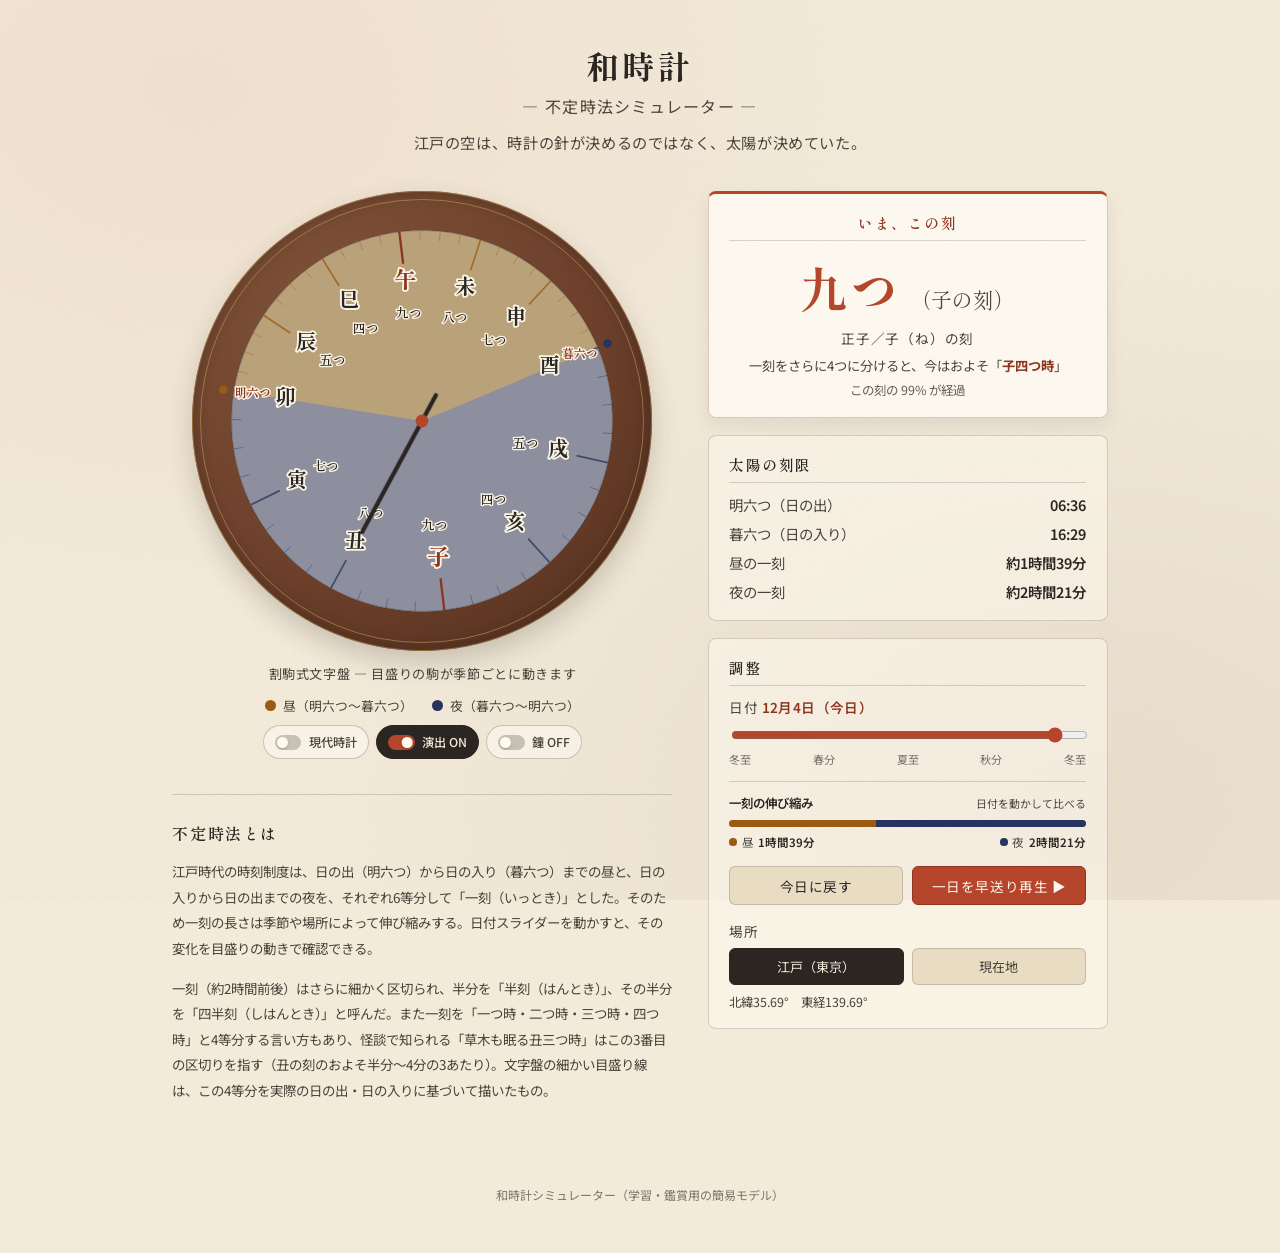
<file: index.html>
<!DOCTYPE html>
<html lang="ja">
<head>
<meta charset="UTF-8">
<meta name="viewport" content="width=device-width, initial-scale=1.0">
<title>和時計 ― 不定時法シミュレーター</title>
<link rel="icon" href="data:image/svg+xml,%3Csvg xmlns='http://www.w3.org/2000/svg' viewBox='0 0 100 100'%3E%3Ccircle cx='50' cy='50' r='46' fill='%236b3f2a'/%3E%3Ccircle cx='50' cy='50' r='36' fill='%23f3ead9'/%3E%3Cline x1='50' y1='50' x2='50' y2='20' stroke='%232b2622' stroke-width='4' stroke-linecap='round'/%3E%3Cline x1='50' y1='50' x2='68' y2='58' stroke='%232b2622' stroke-width='4' stroke-linecap='round'/%3E%3C/svg%3E">
<link rel="stylesheet" href="style.css?v=20260819-11">
<link rel="preconnect" href="https://fonts.googleapis.com">
<link rel="preconnect" href="https://fonts.gstatic.com" crossorigin>
<link href="https://fonts.googleapis.com/css2?family=Noto+Sans+JP:wght@400;500;600;700&family=Shippori+Mincho:wght@400;600;700;800&family=Zen+Old+Mincho:wght@400;600&display=swap" rel="stylesheet">
</head>
<body>
<div class="washi-bg"></div>
<div id="animationLayer" class="animation-layer" aria-hidden="true"></div>

<header class="site-header">
  <h1>和時計 <span class="sub">― 不定時法シミュレーター ―</span></h1>
  <p class="lead">江戸の空は、時計の針が決めるのではなく、太陽が決めていた。</p>
</header>

<main class="layout">

  <section class="clock-panel">
    <div class="clock-stage">
      <div class="clock-frame">
        <svg id="clockFace" viewBox="0 0 400 400" role="img" aria-label="和時計文字盤"></svg>
      </div>
      <div id="eventPanels" class="event-panels" aria-live="polite" aria-label="時刻に連動する演出の案内">
        <div class="event-panel event-panel-nw" data-event-panel></div>
        <div class="event-panel event-panel-ne" data-event-panel></div>
        <div class="event-panel event-panel-sw" data-event-panel></div>
        <div class="event-panel event-panel-se" data-event-panel></div>
      </div>
    </div>
    <p class="clock-caption">割駒式文字盤 ― 目盛りの駒が季節ごとに動きます</p>
    <div class="clock-tools">
      <div class="clock-legend" aria-label="文字盤の昼夜の凡例">
        <span class="legend-item legend-day"><span class="swatch"></span>昼（明六つ〜暮六つ）</span>
        <span class="legend-item legend-night"><span class="swatch"></span>夜（暮六つ〜明六つ）</span>
      </div>
      <div class="clock-switches">
        <button id="modernClockToggle" class="modern-clock-toggle" type="button" aria-pressed="false">
          <span class="toggle-indicator" aria-hidden="true"></span>
          現代時計
        </button>
        <button id="animationToggle" class="modern-clock-toggle animation-toggle is-active" type="button" aria-pressed="true">
          <span class="toggle-indicator" aria-hidden="true"></span>
          <span id="animationToggleLabel">演出 ON</span>
        </button>
        <button id="bellToggle" class="modern-clock-toggle bell-toggle" type="button" aria-pressed="false">
          <span class="toggle-indicator" aria-hidden="true"></span>
          <span id="bellToggleLabel">鐘 OFF</span>
        </button>
      </div>
    </div>
  </section>

  <section class="info-panel">

    <div class="card current-koku">
      <h2>いま、この刻</h2>
      <div class="koku-display">
        <span id="kokuBell" class="koku-bell">―</span>
        <span id="kokuEto" class="koku-eto">―</span>
      </div>
      <p id="kokuReading" class="koku-reading">―</p>
      <p class="koku-quarter">一刻をさらに4つに分けると、今はおよそ「<strong id="kokuQuarterLabel">―</strong>」</p>
      <p class="koku-progress"><span id="kokuProgressText">―</span></p>
    </div>

    <div class="card sun-info">
      <h2>太陽の刻限</h2>
      <dl>
        <dt>明六つ（日の出）</dt><dd id="sunriseTime">―</dd>
        <dt>暮六つ（日の入り）</dt><dd id="sunsetTime">―</dd>
        <dt>昼の一刻</dt><dd id="dayKokuLen">―</dd>
        <dt>夜の一刻</dt><dd id="nightKokuLen">―</dd>
      </dl>
    </div>

    <div class="card controls">
      <h2>調整</h2>

      <div class="control-row">
        <label for="dateSlider">日付 <span id="dateLabel">―</span></label>
        <input type="range" id="dateSlider" min="0" max="365" step="1">
        <div class="season-marks">
          <span>冬至</span><span>春分</span><span>夏至</span><span>秋分</span><span>冬至</span>
        </div>
        <div class="koku-balance">
          <div class="koku-balance-heading">
            <span>一刻の伸び縮み</span>
            <small>日付を動かして比べる</small>
          </div>
          <div class="koku-balance-bar" role="img" aria-label="昼と夜の一刻の長さの比較">
            <span id="dayKokuBar" class="koku-balance-day"></span>
            <span id="nightKokuBar" class="koku-balance-night"></span>
          </div>
          <div class="koku-balance-values">
            <span class="balance-day"><i></i>昼 <strong id="dayKokuCompact">―</strong></span>
            <span class="balance-night"><i></i>夜 <strong id="nightKokuCompact">―</strong></span>
          </div>
        </div>
      </div>

      <div class="control-row buttons-row">
        <button id="todayBtn" class="btn">今日に戻す</button>
        <button id="playBtn" class="btn btn-accent">一日を早送り再生 ▶</button>
      </div>

      <div class="control-row">
        <span class="control-label">場所</span>
        <div class="location-toggle">
          <button id="locEdoBtn" class="toggle-btn active" data-loc="edo">江戸（東京）</button>
          <button id="locHereBtn" class="toggle-btn" data-loc="here">現在地</button>
        </div>
        <p id="locStatus" class="loc-status">北緯35.69°　東経139.69°</p>
      </div>

    </div>

  </section>

  <section class="note" aria-labelledby="aboutWadokei">
      <h2 id="aboutWadokei">不定時法とは</h2>
      <div class="note-copy">
      <p>
        江戸時代の時刻制度は、日の出（明六つ）から日の入り（暮六つ）までの昼と、日の入りから日の出までの夜を、それぞれ6等分して「一刻（いっとき）」とした。そのため一刻の長さは季節や場所によって伸び縮みする。日付スライダーを動かすと、その変化を目盛りの動きで確認できる。
      </p>
      <p>
        一刻（約2時間前後）はさらに細かく区切られ、半分を「半刻（はんとき）」、その半分を「四半刻（しはんとき）」と呼んだ。また一刻を「一つ時・二つ時・三つ時・四つ時」と4等分する言い方もあり、怪談で知られる「草木も眠る丑三つ時」はこの3番目の区切りを指す（丑の刻のおよそ半分〜4分の3あたり）。文字盤の細かい目盛り線は、この4等分を実際の日の出・日の入りに基づいて描いたもの。
      </p>
      </div>
  </section>

</main>

<footer class="site-footer">
  <p>和時計シミュレーター（学習・鑑賞用の簡易モデル）</p>
</footer>

<script src="script.js?v=20260819-9"></script>
</body>
</html>
</file>
<file: style.css>
:root {
  --washi: #f3ead9;
  --washi-dark: #e8dcc3;
  --ink: #2b2622;
  --ink-soft: #4a423a;
  --wood: #6b3f2a;
  --wood-dark: #4a2a1a;
  --wood-light: #8a5a3a;
  --vermillion: #b5452b;
  --vermillion-dark: #8e3620;
  --gold: #b8934a;
  --line: rgba(43, 38, 34, 0.18);
  --shadow: rgba(43, 38, 34, 0.35);

  /* 昼夜の色分け（文字盤の帯・目盛り線・凡例で使用。文字そのものの色分けは
     視認性を優先してやめ、常に濃色インクで統一している） */
  --day-ink: #9a5b12;
  --day-arc: rgba(218, 174, 96, 0.58);
  --day-arc-strong: rgba(190, 128, 35, 0.78);
  --night-ink: #27345f;
  --night-arc: rgba(66, 77, 117, 0.58);
  --night-arc-strong: rgba(38, 48, 91, 0.82);

  /* 現代時計（定時法）オーバーレイ用の色 */
  --modern-face: #eef1f5;
  --modern-edge: #4a5262;
  --modern-ink: #23272f;

  font-size: 16px;
}

* {
  box-sizing: border-box;
}

html, body {
  margin: 0;
  padding: 0;
}

body {
  font-family: "Noto Sans JP", "Hiragino Kaku Gothic ProN", "Yu Gothic", sans-serif;
  color: var(--ink);
  background-color: var(--washi);
  min-height: 100vh;
  position: relative;
  overflow-x: hidden;
}

.washi-bg {
  position: fixed;
  inset: 0;
  z-index: -1;
  background:
    radial-gradient(ellipse at 15% 10%, rgba(181, 69, 43, 0.06), transparent 45%),
    radial-gradient(ellipse at 85% 90%, rgba(107, 63, 42, 0.08), transparent 50%),
    repeating-linear-gradient(115deg, rgba(43,38,34,0.02) 0px, rgba(43,38,34,0.02) 1px, transparent 1px, transparent 3px),
    var(--washi);
}

.site-header {
  text-align: center;
  padding: 2.6rem 1rem 1.4rem;
}

.site-header h1 {
  margin: 0;
  font-size: 2rem;
  letter-spacing: 0.12em;
  font-weight: 800;
  color: var(--ink);
  font-family: "Shippori Mincho", "Zen Old Mincho", "Hiragino Mincho ProN", serif;
}

.site-header h1 .sub {
  display: block;
  font-size: 1rem;
  font-weight: 400;
  color: var(--ink-soft);
  letter-spacing: 0.08em;
  margin-top: 0.4rem;
  font-family: "Noto Sans JP", "Hiragino Kaku Gothic ProN", "Yu Gothic", sans-serif;
}

.lead {
  margin: 0.8rem auto 0;
  max-width: 32rem;
  color: var(--ink-soft);
  font-size: 0.95rem;
  letter-spacing: 0.04em;
}

.layout {
  max-width: 1100px;
  margin: 0 auto;
  padding: 1rem 1.4rem 3rem;
  display: grid;
  grid-template-columns: minmax(300px, 500px) minmax(260px, 400px);
  gap: 2.2rem;
  justify-content: center;
  align-items: start;
}

.clock-panel {
  grid-column: 1;
  grid-row: 1;
  display: flex;
  flex-direction: column;
  align-items: center;
  gap: 0.8rem;
}

.clock-stage {
  position: relative;
  width: 100%;
  max-width: 460px;
  aspect-ratio: 1 / 1;
}

.clock-frame {
  width: 100%;
  max-width: 460px;
  margin-inline: auto;
  aspect-ratio: 1 / 1;
  border-radius: 50%;
  background:
    radial-gradient(circle at 34% 30%, #81543a, var(--wood) 58%, var(--wood-dark) 100%);
  padding: 16px;
  box-shadow:
    0 12px 26px rgba(43, 38, 34, 0.2),
    inset 0 0 0 1px rgba(184, 147, 74, 0.55),
    inset 0 0 16px rgba(0,0,0,0.28);
  position: relative;
}

.event-panels {
  position: absolute;
  inset: 0;
  z-index: 3;
  pointer-events: none;
}

.event-panel {
  position: absolute;
  width: min(34%, 145px);
  min-height: 54px;
  padding: 0.42rem 0.52rem;
  border: 1px solid color-mix(in srgb, var(--event-color, var(--vermillion)) 45%, transparent);
  border-left: 3px solid var(--event-color, var(--vermillion));
  border-radius: 5px;
  background: rgba(250, 245, 234, 0.92);
  box-shadow: 0 5px 16px rgba(43, 38, 34, 0.16);
  color: var(--ink);
  opacity: 0;
  transform: translateY(5px) scale(0.96);
  transition: opacity 0.3s ease, transform 0.3s ease;
}

.event-panel.is-visible {
  opacity: 1;
  transform: translateY(0) scale(1);
}

.event-panel-nw { top: 3%; left: 1%; }
.event-panel-ne { top: 3%; right: 1%; }
.event-panel-sw { bottom: 3%; left: 1%; }
.event-panel-se { right: 1%; bottom: 3%; }

.event-panel-kicker,
.event-panel time {
  display: block;
  color: var(--ink-soft);
  font: 500 0.62rem/1.3 "Noto Sans JP", "Yu Gothic", sans-serif;
  letter-spacing: 0.04em;
}

.event-panel strong {
  display: block;
  overflow: hidden;
  font: 700 0.76rem/1.35 "Shippori Mincho", "Yu Mincho", serif;
  text-overflow: ellipsis;
  white-space: nowrap;
}

.event-panel time {
  margin-top: 0.1rem;
  color: var(--event-color, var(--vermillion));
  font-weight: 700;
}

.clock-frame::before {
  content: "";
  position: absolute;
  inset: 8px;
  border-radius: 50%;
  border: 1px solid rgba(196, 161, 91, 0.55);
  pointer-events: none;
}

#clockFace {
  width: 100%;
  height: 100%;
  display: block;
  cursor: pointer;
}

.clock-caption {
  margin: 0;
  font-size: 0.82rem;
  color: var(--ink-soft);
  letter-spacing: 0.05em;
}

.clock-tools {
  width: 100%;
  display: flex;
  align-items: center;
  justify-content: center;
  flex-wrap: wrap;
  gap: 0.65rem 1rem;
}

.clock-switches {
  display: inline-flex;
  align-items: center;
  justify-content: center;
  flex-wrap: wrap;
  gap: 0.45rem;
}

.clock-legend {
  display: flex;
  gap: 1.2rem;
  font-size: 0.8rem;
  color: var(--ink-soft);
}

.modern-clock-toggle {
  display: inline-flex;
  align-items: center;
  gap: 0.45rem;
  min-height: 34px;
  padding: 0.35rem 0.7rem;
  border: 1px solid rgba(43, 38, 34, 0.24);
  border-radius: 999px;
  background: rgba(255, 252, 245, 0.5);
  color: var(--ink-soft);
  font: 500 0.76rem/1.2 "Noto Sans JP", "Yu Gothic", sans-serif;
  cursor: pointer;
  transition: border-color 0.15s ease, background-color 0.15s ease, color 0.15s ease;
}

.toggle-indicator {
  width: 1.65rem;
  height: 0.92rem;
  padding: 2px;
  border-radius: 999px;
  background: rgba(43, 38, 34, 0.24);
  transition: background-color 0.15s ease;
}

.toggle-indicator::after {
  content: "";
  display: block;
  width: 0.67rem;
  height: 0.67rem;
  border-radius: 50%;
  background: #fffaf0;
  box-shadow: 0 1px 2px rgba(43, 38, 34, 0.25);
  transition: transform 0.15s ease;
}

.modern-clock-toggle.is-active {
  border-color: var(--ink);
  background: var(--ink);
  color: var(--washi);
}

.modern-clock-toggle.is-active .toggle-indicator {
  background: var(--vermillion);
}

.modern-clock-toggle.is-active .toggle-indicator::after {
  transform: translateX(0.73rem);
}

/* --- 時刻に連動する季節演出レイヤー --- */
.animation-layer {
  position: fixed;
  inset: 0;
  z-index: 20;
  overflow: hidden;
  pointer-events: none;
  contain: layout paint;
}

.zodiac-crossing {
  --travel-y: 43vh;
  position: absolute;
  top: var(--travel-y);
  left: 0;
  display: flex;
  align-items: flex-end;
  gap: 0;
  transform: translate3d(-230px, 0, 0);
  filter: drop-shadow(0 7px 7px rgba(43, 38, 34, 0.22));
  animation: zodiac-travel 14s cubic-bezier(0.25, 0.52, 0.35, 0.96) forwards;
  will-change: transform, opacity;
}

.zodiac-sprite {
  width: clamp(116px, 14vw, 180px);
  aspect-ratio: 384 / 341;
  background-image: url("assets/zodiac-sprites.png?v=20260819-2");
  background-repeat: no-repeat;
  background-size: 400% 300%;
  background-position: var(--sprite-x) var(--sprite-y);
}

.zodiac-crossing.is-fast {
  animation-duration: 5s;
}

.ambient-event {
  position: absolute;
  inset: 0;
}

.ambient-event.is-fast .ambient-particle {
  animation-duration: var(--fast-duration, 2.72s) !important;
  animation-delay: var(--fast-delay, 0s) !important;
}

.ambient-event.is-fast .ambient-traveler,
.ambient-event.is-fast .ambient-bloom {
  animation-duration: var(--fast-duration, 2.72s);
  animation-delay: var(--fast-delay, 0s);
}

.ambient-event.is-fast.ambient-lightning,
.ambient-event.is-fast.ambient-lightning::before,
.ambient-event.is-fast.ambient-lightning::after,
.ambient-event.is-fast .ambient-bolt {
  animation-duration: 1.92s;
}

.ambient-particle {
  position: absolute;
  left: var(--x);
  top: -12vh;
  color: var(--particle-color, var(--ink-soft));
  font: 600 var(--size, 1.15rem)/1 serif;
  opacity: 0;
  text-shadow: 0 1px 2px rgba(43, 38, 34, 0.16);
  animation: particle-fall var(--duration, 5s) linear var(--delay, 0s) forwards;
  will-change: transform, opacity;
}

.ambient-event.is-swarm .ambient-particle {
  top: var(--y);
  left: -10vw;
  animation-name: swarm-flight;
  animation-timing-function: ease-in-out;
}

.ambient-traveler {
  --travel-y: 68vh;
  position: absolute;
  top: var(--travel-y);
  left: 0;
  display: flex;
  align-items: center;
  gap: 0.55rem;
  color: var(--ink);
  transform: translate3d(-240px, 0, 0);
  animation: ambient-travel var(--actor-duration, 13s) ease-in-out var(--actor-delay, 0s) forwards;
  filter: drop-shadow(0 5px 5px rgba(43, 38, 34, 0.18));
}

.ambient-traveler.is-rolling .ambient-glyph {
  animation: barrel-roll 1.1s linear infinite;
}

.ambient-glyph {
  display: block;
  font: 700 clamp(2.1rem, 5vw, 4.4rem)/1 "Shippori Mincho", serif;
  letter-spacing: 0.02em;
  white-space: nowrap;
}

.ambient-bloom {
  position: absolute;
  left: var(--x);
  top: var(--y);
  display: grid;
  justify-items: center;
  color: var(--motif-color, var(--ink));
  opacity: 0;
  transform: translate(-50%, -50%) scale(0.45);
  animation: motif-bloom var(--actor-duration, 9.6s) ease-out var(--actor-delay, 0s) forwards;
}

.ambient-bloom .ambient-glyph {
  font-size: clamp(1.9rem, 3.5vw, 3.2rem);
}

.ambient-lightning {
  position: absolute;
  inset: 0;
  background: rgba(236, 221, 151, 0);
  animation: lightning-flash 2.8s ease-out forwards;
}

.ambient-lightning::before,
.ambient-lightning::after {
  content: "";
  position: absolute;
  top: -8vh;
  left: var(--bolt-x, 58vw);
  width: 4px;
  height: 72vh;
  background: linear-gradient(to bottom, rgba(255,255,230,0.95), rgba(184,147,74,0.75), transparent);
  clip-path: polygon(45% 0, 100% 0, 58% 44%, 100% 44%, 0 100%, 35% 56%, 0 56%);
  opacity: 0;
  animation: bolt-strike 2.4s ease-out forwards;
}

.ambient-bolt {
  position: absolute;
  top: -8vh;
  left: var(--bolt-x, 50vw);
  width: 4px;
  height: 60vh;
  background: linear-gradient(to bottom, rgba(255,255,230,0.95), rgba(184,147,74,0.75), transparent);
  clip-path: polygon(45% 0, 100% 0, 58% 44%, 100% 44%, 0 100%, 35% 56%, 0 56%);
  opacity: 0;
  animation: bolt-strike 2.4s ease-out var(--bolt-delay, 0s) forwards;
}

.ambient-lightning::after {
  left: calc(var(--bolt-x, 58vw) + 10vw);
  height: 48vh;
  animation-delay: var(--flash-delay-b, 0.16s);
}

.ambient-lightning::before {
  animation-delay: var(--flash-delay-a, 0s);
}

@keyframes zodiac-travel {
  0% { transform: translate3d(-230px, 0, 0) scale(0.92); opacity: 0; }
  8% { opacity: 1; }
  45% { transform: translate3d(44vw, -12px, 0) scale(1); opacity: 1; }
  52% { transform: translate3d(50vw, 0, 0) scale(1); }
  92% { opacity: 1; }
  100% { transform: translate3d(calc(100vw + 40px), -5px, 0) scale(0.96); opacity: 0; }
}

@keyframes particle-fall {
  0% { transform: translate3d(0, -8vh, 0) rotate(0deg) scale(0.8); opacity: 0; }
  12% { opacity: 0.92; }
  78% { opacity: 0.82; }
  100% { transform: translate3d(var(--drift, 8vw), 116vh, 0) rotate(var(--rotation, 430deg)) scale(1.05); opacity: 0; }
}

@keyframes swarm-flight {
  0% { transform: translate3d(-8vw, 0, 0) rotate(-8deg); opacity: 0; }
  12% { opacity: 0.9; }
  35% { transform: translate3d(var(--swarm-mid-x, 36vw), var(--swarm-rise, -5vh), 0) rotate(7deg); }
  62% { transform: translate3d(68vw, var(--swarm-late-y, 4vh), 0) rotate(-5deg); opacity: 0.9; }
  100% { transform: translate3d(120vw, var(--swarm-end-y, -2vh), 0) rotate(8deg); opacity: 0; }
}

@keyframes ambient-travel {
  0% { transform: translate3d(-250px, 0, 0); opacity: 0; }
  10% { opacity: 0.9; }
  48% { transform: translate3d(var(--travel-mid-x, 48vw), var(--travel-rise, -8px), 0); }
  54% { transform: translate3d(calc(var(--travel-mid-x, 48vw) + 6vw), 0, 0); }
  90% { opacity: 0.9; }
  100% { transform: translate3d(calc(100vw + 80px), var(--travel-end-y, -4px), 0); opacity: 0; }
}

@keyframes motif-bloom {
  0% { transform: translate(-50%, -50%) scale(0.4) rotate(-7deg); opacity: 0; }
  18% { transform: translate(-50%, -50%) scale(1.04) rotate(2deg); opacity: 0.94; }
  65% { transform: translate(-50%, -54%) scale(1) rotate(0deg); opacity: 0.9; }
  100% { transform: translate(-50%, var(--bloom-rise, -68%)) scale(0.88) rotate(var(--bloom-tilt, 5deg)); opacity: 0; }
}

@keyframes lightning-flash {
  0%, 18%, 38%, 100% { background-color: rgba(236, 221, 151, 0); }
  10% { background-color: rgba(255, 250, 216, 0.28); }
  28% { background-color: rgba(255, 250, 216, 0.16); }
}

@keyframes bolt-strike {
  0%, 8% { opacity: 0; transform: scaleY(0.2); transform-origin: top; }
  16%, 28% { opacity: 0.92; transform: scaleY(1); }
  22%, 100% { opacity: 0; }
}

@keyframes barrel-roll {
  to { transform: rotate(360deg); }
}

.clock-legend .legend-item {
  display: inline-flex;
  align-items: center;
  gap: 0.4rem;
}

.clock-legend .swatch {
  width: 0.7rem;
  height: 0.7rem;
  border-radius: 50%;
  display: inline-block;
}

.clock-legend .legend-day .swatch {
  background: var(--day-ink);
}

.clock-legend .legend-night .swatch {
  background: var(--night-ink);
}

.info-panel {
  grid-column: 2;
  grid-row: 1 / span 2;
  display: flex;
  flex-direction: column;
  gap: 1.1rem;
  width: 100%;
}

.card {
  background: rgba(255, 252, 245, 0.46);
  border: 1px solid var(--line);
  border-radius: 8px;
  padding: 1.1rem 1.3rem;
  box-shadow: none;
}

.card h2 {
  margin: 0 0 0.7rem;
  font-size: 0.92rem;
  letter-spacing: 0.1em;
  color: var(--ink);
  font-weight: 600;
  border-bottom: 1px solid var(--line);
  padding-bottom: 0.45rem;
  font-family: "Shippori Mincho", "Zen Old Mincho", "Hiragino Mincho ProN", serif;
}

.current-koku {
  text-align: center;
  background: rgba(255, 252, 245, 0.82);
  border-color: rgba(142, 54, 32, 0.26);
  border-top: 3px solid var(--vermillion);
  box-shadow: 0 7px 18px rgba(43, 38, 34, 0.08);
}

.current-koku h2 {
  color: var(--vermillion-dark);
}

.koku-display {
  display: flex;
  align-items: baseline;
  justify-content: center;
  gap: 0.6rem;
}

.koku-bell,
.koku-eto {
  font-family: "Shippori Mincho", "Zen Old Mincho", "Hiragino Mincho ProN", serif;
}

.koku-bell {
  font-size: 3rem;
  font-weight: 800;
  color: var(--vermillion);
  letter-spacing: 0.05em;
}

.koku-eto {
  font-size: 1.3rem;
  color: var(--ink-soft);
}

.koku-reading {
  margin: 0.35rem 0 0;
  font-size: 0.85rem;
  color: var(--ink-soft);
  letter-spacing: 0.06em;
}

.koku-quarter {
  margin: 0.5rem 0 0;
  font-size: 0.83rem;
  color: var(--ink-soft);
}

.koku-quarter strong {
  color: var(--vermillion-dark);
  font-weight: 700;
  white-space: nowrap;
}

.koku-progress {
  margin: 0.4rem 0 0;
  font-size: 0.78rem;
  color: var(--ink-soft);
  opacity: 0.85;
}

.sun-info dl {
  display: grid;
  grid-template-columns: 1fr auto;
  row-gap: 0.5rem;
  column-gap: 1rem;
  margin: 0;
  font-size: 0.9rem;
}

.sun-info dt {
  color: var(--ink-soft);
}

.sun-info dd {
  margin: 0;
  font-weight: 600;
  text-align: right;
}

.control-row {
  margin-bottom: 1rem;
}

.control-row:last-child {
  margin-bottom: 0;
}

.control-row label,
.control-label {
  display: block;
  font-size: 0.85rem;
  color: var(--ink-soft);
  margin-bottom: 0.4rem;
  letter-spacing: 0.03em;
}

#dateLabel {
  color: var(--vermillion-dark);
  font-weight: 600;
}

input[type="range"] {
  width: 100%;
  accent-color: var(--vermillion);
}

.season-marks {
  display: flex;
  justify-content: space-between;
  font-size: 0.7rem;
  color: var(--ink-soft);
  opacity: 0.75;
  margin-top: 0.2rem;
}

.koku-balance {
  margin-top: 0.85rem;
  padding-top: 0.75rem;
  border-top: 1px solid var(--line);
}

.koku-balance-heading,
.koku-balance-values {
  display: flex;
  align-items: baseline;
  justify-content: space-between;
  gap: 1rem;
}

.koku-balance-heading {
  color: var(--ink);
  font-size: 0.78rem;
  font-weight: 600;
}

.koku-balance-heading small {
  color: var(--ink-soft);
  font-size: 0.68rem;
  font-weight: 400;
}

.koku-balance-bar {
  display: flex;
  height: 7px;
  margin: 0.5rem 0 0.45rem;
  overflow: hidden;
  border-radius: 999px;
  background: rgba(43, 38, 34, 0.1);
}

.koku-balance-day,
.koku-balance-night {
  transition: width 0.18s ease;
}

.koku-balance-day {
  background: var(--day-ink);
}

.koku-balance-night {
  background: var(--night-ink);
}

.koku-balance-values {
  color: var(--ink-soft);
  font-size: 0.72rem;
}

.koku-balance-values span {
  display: inline-flex;
  align-items: center;
  gap: 0.28rem;
}

.koku-balance-values i {
  width: 0.48rem;
  height: 0.48rem;
  border-radius: 50%;
}

.balance-day i {
  background: var(--day-ink);
}

.balance-night i {
  background: var(--night-ink);
}

.koku-balance-values strong {
  color: var(--ink);
  font-weight: 600;
}

.buttons-row {
  display: flex;
  gap: 0.6rem;
}

.btn {
  flex: 1;
  padding: 0.55rem 0.8rem;
  border-radius: 6px;
  border: 1px solid var(--line);
  background: var(--washi-dark);
  color: var(--ink);
  font-family: "Noto Sans JP", "Yu Gothic", sans-serif;
  font-size: 0.85rem;
  letter-spacing: 0.04em;
  cursor: pointer;
  transition: transform 0.15s ease, box-shadow 0.15s ease;
}

.btn:hover {
  transform: translateY(-1px);
  box-shadow: 0 3px 8px rgba(43, 38, 34, 0.15);
}

.btn-accent {
  background: var(--vermillion);
  color: #fdf6ec;
  border-color: var(--vermillion-dark);
}

.btn-accent.is-playing {
  background: var(--vermillion-dark);
}

.location-toggle {
  display: flex;
  gap: 0.5rem;
}

.toggle-btn {
  flex: 1;
  padding: 0.5rem 0.6rem;
  border-radius: 6px;
  border: 1px solid var(--line);
  background: var(--washi-dark);
  color: var(--ink-soft);
  font-family: "Noto Sans JP", "Yu Gothic", sans-serif;
  font-size: 0.82rem;
  cursor: pointer;
}

.toggle-btn.active {
  background: var(--ink);
  color: var(--washi);
  border-color: var(--ink);
}

.loc-status {
  margin: 0.5rem 0 0;
  font-size: 0.78rem;
  color: var(--ink-soft);
}

.note {
  grid-column: 1;
  grid-row: 2;
  padding: 1.6rem 0 0;
  border-top: 1px solid var(--line);
}

.note h2 {
  margin: 0 0 0.9rem;
  color: var(--ink);
  font: 600 1rem/1.5 "Shippori Mincho", "Zen Old Mincho", serif;
  letter-spacing: 0.1em;
}

.note-copy {
  display: grid;
  grid-template-columns: 1fr;
  gap: 0.9rem;
}

.note p {
  margin: 0;
  font-size: 0.84rem;
  line-height: 1.9;
  color: var(--ink-soft);
}

.site-footer {
  text-align: center;
  padding: 1.4rem 1rem 2.4rem;
  font-size: 0.75rem;
  color: var(--ink-soft);
  opacity: 0.7;
}

/* --- SVG clock face elements (classes used by script.js) --- */
.face-ring {
  fill: #f6ecd8;
}

.face-ring-edge {
  fill: none;
  stroke: rgba(43, 38, 34, 0.25);
  stroke-width: 1;
}

.face-center-dot {
  fill: var(--vermillion);
}

.quarter-tick {
  stroke: var(--ink);
  stroke-width: 0.7;
  opacity: 0.55;
}

.quarter-tick.is-day {
  stroke: var(--day-ink);
}

.quarter-tick.is-night {
  stroke: var(--night-ink);
}

.koma-line {
  stroke: var(--ink);
  stroke-width: 1.6;
  opacity: 0.75;
}

.koma-line.is-day {
  stroke: var(--day-ink);
}

.koma-line.is-night {
  stroke: var(--night-ink);
}

.koma-line.is-major {
  stroke: var(--vermillion-dark);
  stroke-width: 2.2;
  opacity: 1;
}

/* 文字盤の文字は、下地の色（昼＝琥珀／夜＝藍）に溶け込まないよう、
   常に濃いインク色で統一し、周囲に生成り色のハロー（縁取り）を
   つけてどんな背景の上でも判読できるようにしている。 */
.koma-label {
  font-family: "Shippori Mincho", serif;
  font-weight: 700;
  fill: var(--ink);
  font-size: 19px;
  text-anchor: middle;
  dominant-baseline: middle;
  paint-order: stroke;
  stroke: #faf4e6;
  stroke-width: 3.5px;
  stroke-linejoin: round;
}

.koma-label.is-major {
  fill: var(--vermillion-dark);
  font-weight: 800;
  font-size: 21px;
}

.koma-sublabel {
  font-family: "Shippori Mincho", serif;
  font-weight: 600;
  fill: var(--ink);
  font-size: 12px;
  text-anchor: middle;
  dominant-baseline: middle;
  paint-order: stroke;
  stroke: #faf4e6;
  stroke-width: 2.6px;
  stroke-linejoin: round;
}

.koma-sublabel.is-boundary {
  font-size: 11px;
  font-weight: 800;
  fill: var(--vermillion-dark);
}

.rise-set-mark {
  stroke: none;
}

.rise-set-mark.sun {
  fill: var(--day-ink);
}

.rise-set-mark.moon {
  fill: var(--night-ink);
}

.day-arc {
  fill: var(--day-arc);
}

.night-arc {
  fill: var(--night-arc);
}

/* --- 現代（定時法）の24時間時計オーバーレイ --- */
.modern-clock-face {
  fill: var(--modern-face);
  stroke: var(--modern-edge);
  stroke-width: 1.5;
}

.modern-tick {
  stroke: var(--modern-edge);
  stroke-width: 1;
  opacity: 0.7;
}

.modern-tick.is-major {
  stroke: var(--modern-ink);
  stroke-width: 1.6;
  opacity: 1;
}

.modern-label {
  font-family: "Helvetica Neue", Arial, sans-serif;
  font-weight: 700;
  fill: var(--modern-ink);
  font-size: 11px;
  text-anchor: middle;
  dominant-baseline: middle;
}

.modern-label.is-noon {
  fill: var(--vermillion-dark);
}

.hand {
  stroke: var(--ink);
  stroke-width: 3.5;
  stroke-linecap: round;
}

.hand-shadow {
  stroke: rgba(0,0,0,0.25);
  stroke-width: 5;
  stroke-linecap: round;
}

/* タブレット幅：説明を全幅に置き、2カラムの情報量を均衡させる。 */
@media (max-width: 980px) {
  .site-header {
    padding-top: 2rem;
  }

  .layout {
    grid-template-columns: minmax(280px, 1fr) minmax(300px, 1fr);
    gap: 1.5rem;
  }

  .clock-frame {
    max-width: 360px;
  }

  .clock-tools {
    max-width: 360px;
  }
}

/* スマートフォンでは、文字盤を見ながら日付を動かす学習導線を優先する。 */
@media (max-width: 700px) {
  .site-header {
    padding: 1.35rem 0.9rem 0.65rem;
  }

  .site-header h1 {
    font-size: 1.75rem;
  }

  .site-header h1 .sub {
    margin-top: 0.25rem;
    font-size: 0.85rem;
  }

  .lead {
    margin-top: 0.55rem;
    font-size: 0.84rem;
    line-height: 1.65;
  }

  .layout {
    grid-template-columns: 1fr;
    justify-items: center;
    gap: 1rem;
    padding: 0.55rem 1rem 2.4rem;
  }

  .clock-panel {
    grid-column: 1;
    grid-row: 1;
  }

  .info-panel {
    grid-column: 1;
    grid-row: 2;
  }

  .note {
    grid-column: 1;
    grid-row: 3;
  }

  .clock-panel {
    gap: 0.6rem;
  }

  .clock-frame {
    width: min(82vw, 320px);
    padding: 13px;
  }

  .clock-caption {
    font-size: 0.76rem;
  }

  .clock-tools {
    gap: 0.55rem;
  }

  .clock-switches {
    gap: 0.35rem;
  }

  .clock-legend {
    gap: 0.8rem;
    font-size: 0.74rem;
  }

  .modern-clock-toggle {
    min-height: 32px;
    font-size: 0.73rem;
  }

  .zodiac-crossing {
    --travel-y: 34vh;
  }

  .zodiac-sprite {
    width: 112px;
  }

  .event-panel {
    width: 36%;
    min-height: 46px;
    padding: 0.34rem 0.4rem;
  }

  .event-panel-kicker,
  .event-panel time {
    font-size: 0.55rem;
  }

  .event-panel strong {
    font-size: 0.66rem;
  }

  .ambient-traveler {
    --travel-y: 72vh;
  }

  .controls {
    order: -1;
  }

  .card {
    padding: 1rem 1.05rem;
  }

  .note {
    padding-top: 1.25rem;
  }

  .buttons-row {
    gap: 0.5rem;
  }

  .btn {
    min-height: 44px;
    padding-inline: 0.5rem;
    font-size: 0.8rem;
  }
}

/* 横向きのスマートフォンは2カラムを維持して操作範囲を収める。 */
@media (max-height: 500px) and (orientation: landscape) {
  .site-header {
    padding: 0.8rem 1rem 0.4rem;
  }

  .lead {
    display: none;
  }

  .layout {
    grid-template-columns: minmax(240px, 320px) minmax(260px, 1fr);
    gap: 1.2rem;
    padding-top: 0.35rem;
  }

  .clock-frame {
    max-width: 285px;
  }

  .card {
    padding: 0.8rem 1rem;
  }
}
</file>
